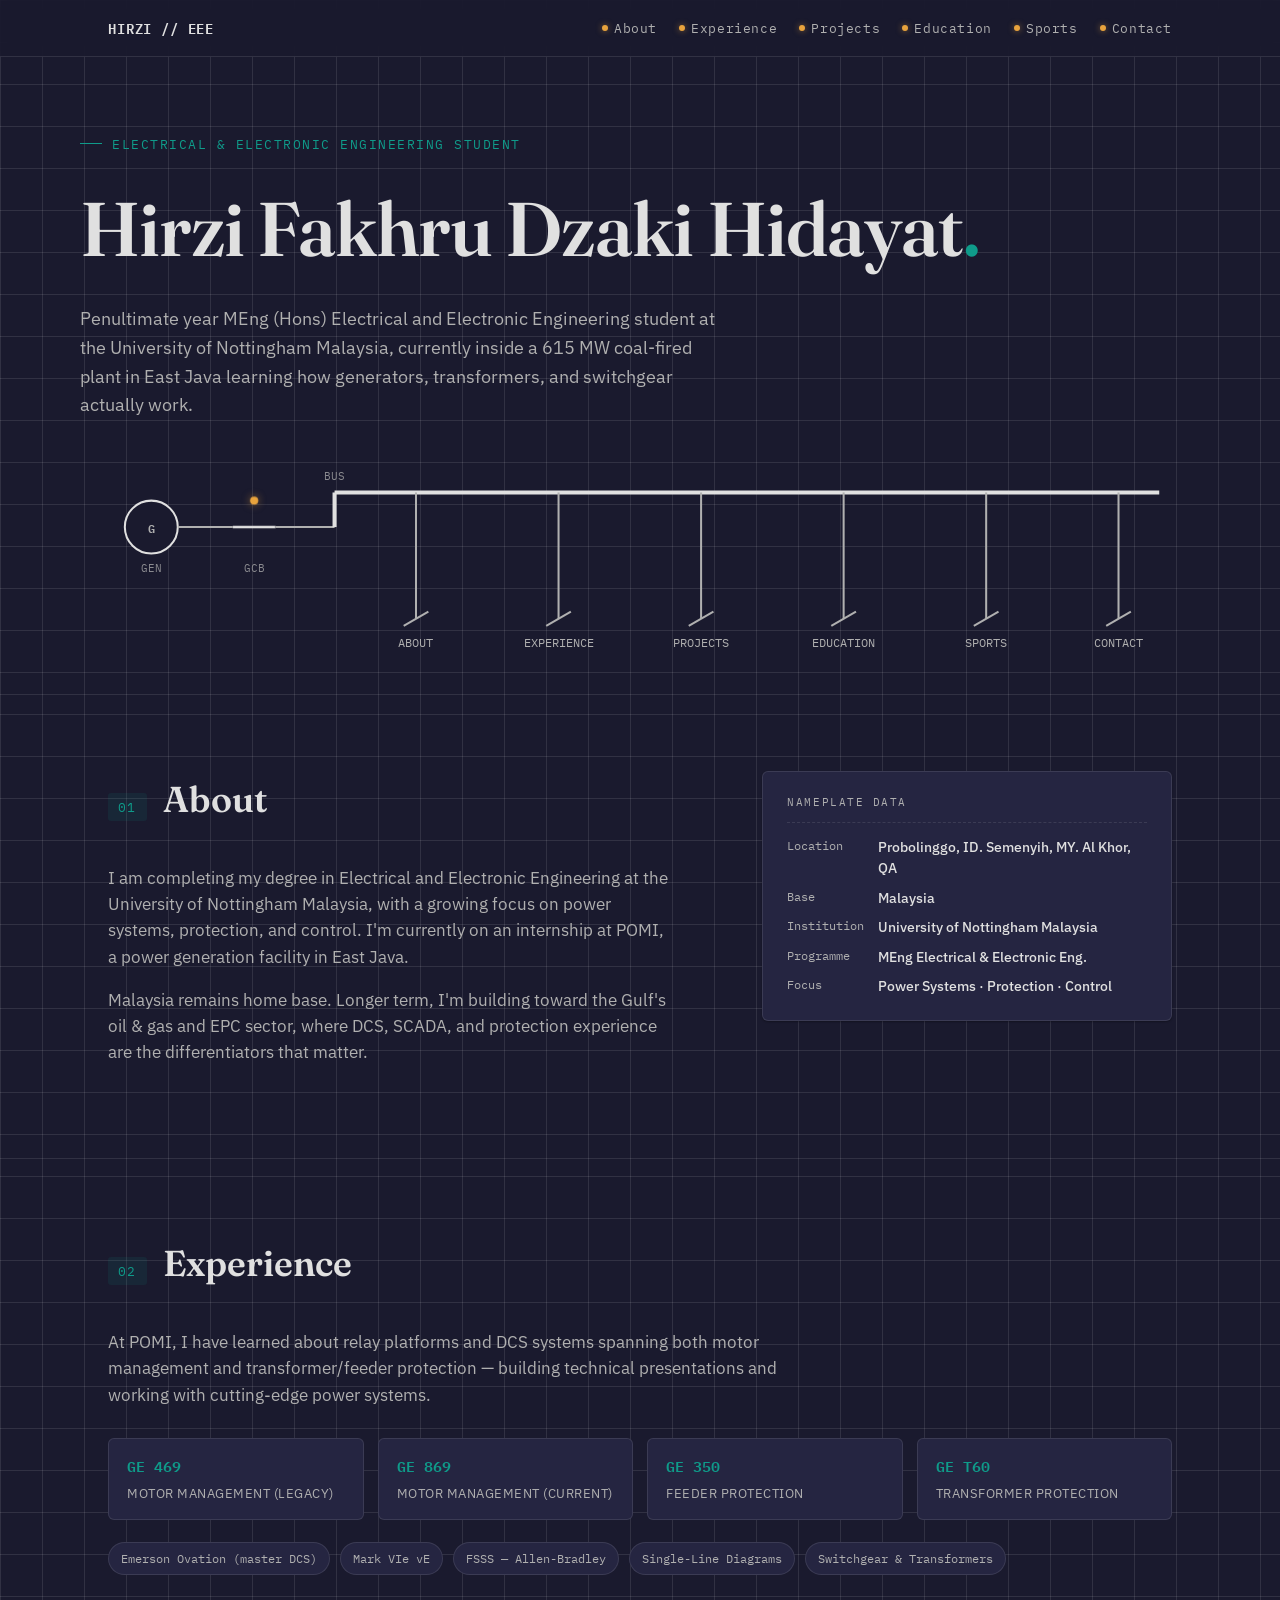
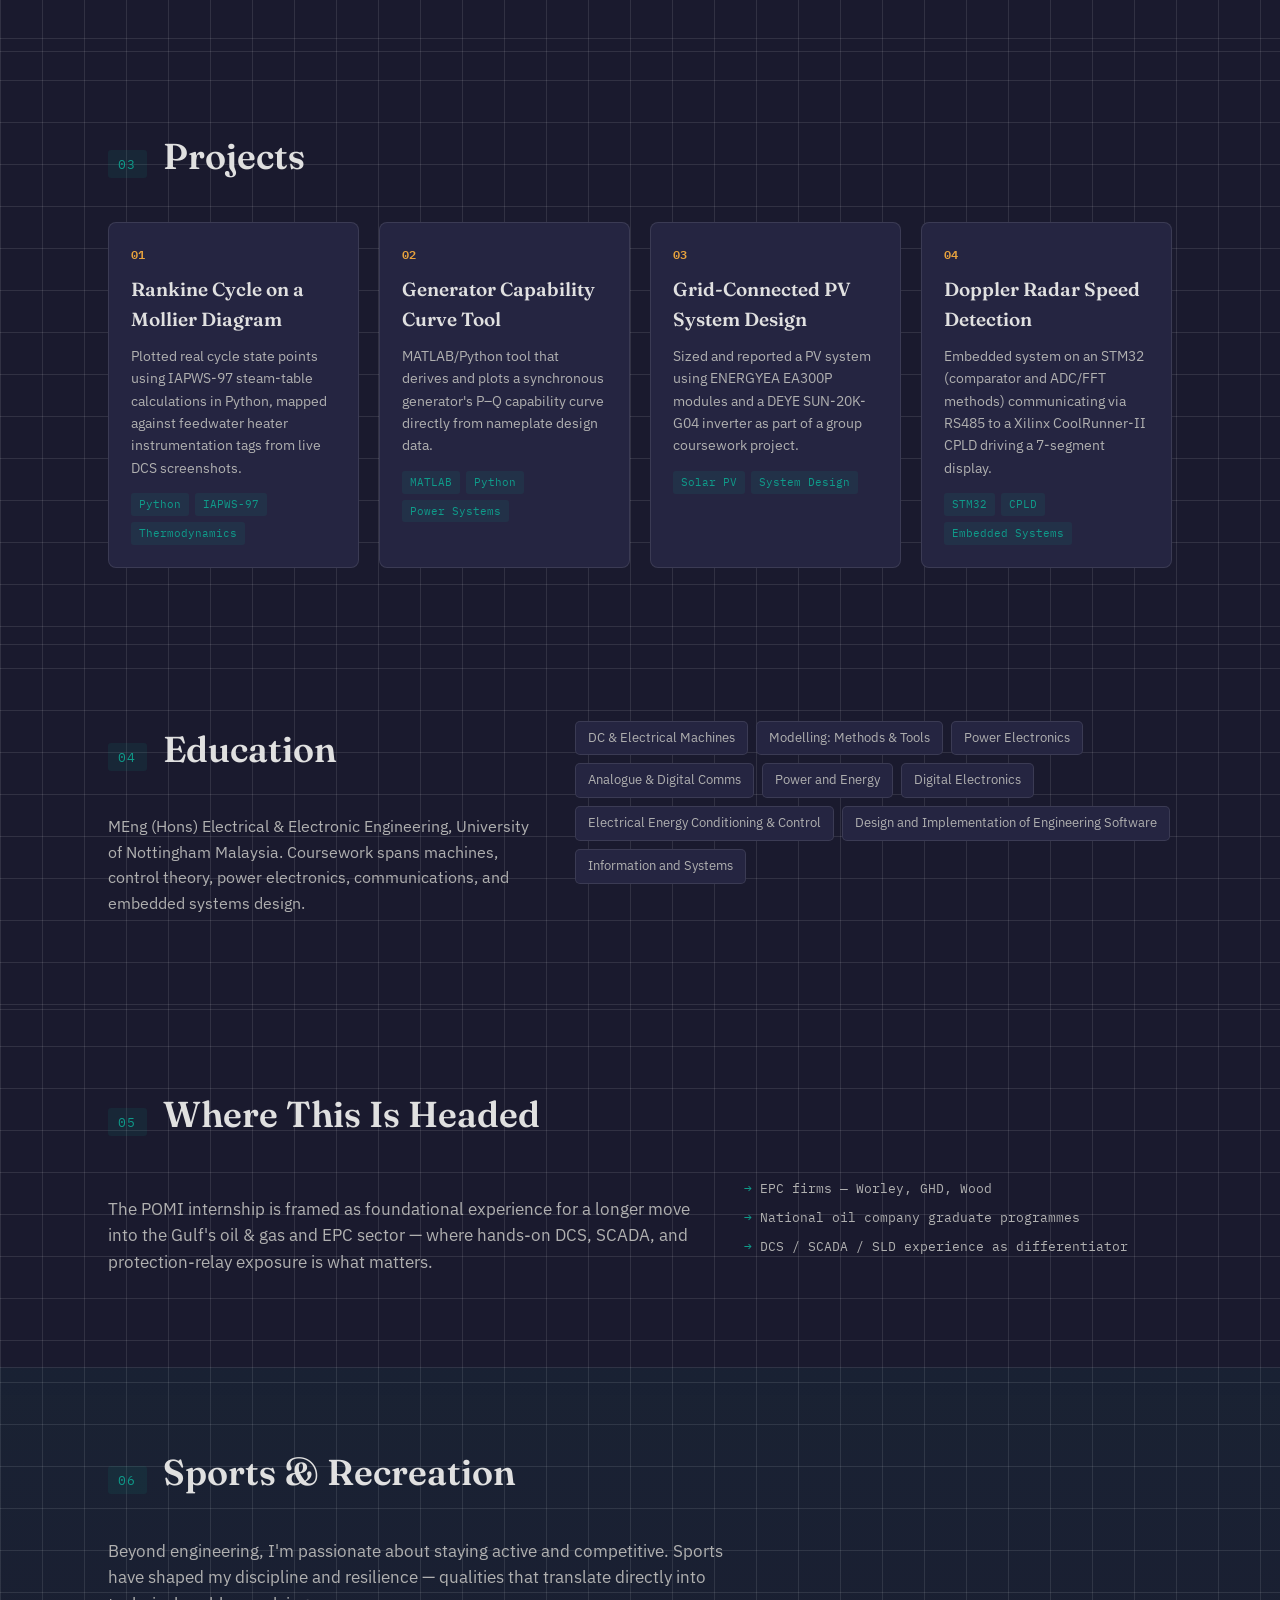
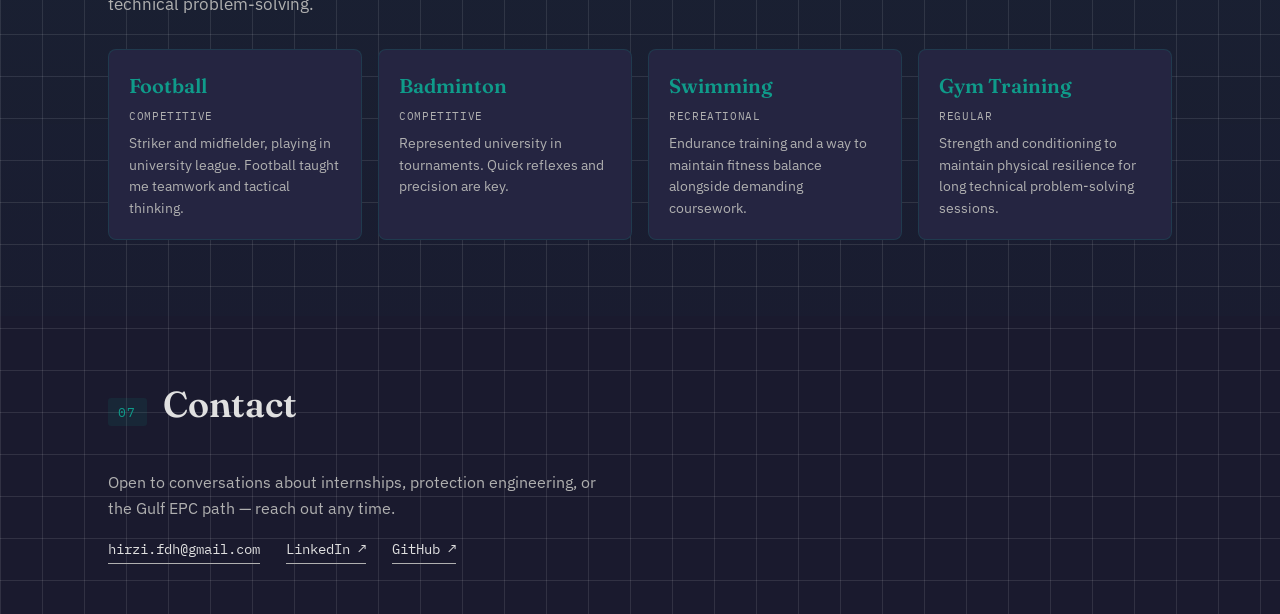
<file: website.html>
<!DOCTYPE html>
<html lang="en">
<head>
<meta charset="UTF-8" />
<meta name="viewport" content="width=device-width, initial-scale=1.0" />
<title>Hirzi — Electrical &amp; Protection Engineer</title>
<link rel="preconnect" href="https://fonts.googleapis.com">
<link rel="preconnect" href="https://fonts.gstatic.com" crossorigin>
<link href="https://fonts.googleapis.com/css2?family=Fraunces:opsz,wght@9..144,400;9..144,500;9..144,600;9..144,700&family=IBM+Plex+Mono:wght@400;500;600&family=IBM+Plex+Sans:wght@400;500;600&display=swap" rel="stylesheet">
<style>
  :root{
    --paper:#1a1a2e;
    --paper-line: rgba(255,255,255,0.1);
    --ink:#e0e0e0;
    --ink-soft:#b0b0b0;
    --teal:#0f9b8a;
    --teal-deep:#077a68;
    --amber:#E8A33D;
    --amber-glow: rgba(232,163,61,0.55);
    --plum:#6E4C5D;
    --plum-soft:#8A6577;
    --card-bg:#252541;
    --max-w: 1120px;
  }

  *{ box-sizing:border-box; }
  html{ scroll-behavior:smooth; }
  @media (prefers-reduced-motion: reduce){
    html{ scroll-behavior:auto; }
    *{ animation-duration:0.01ms !important; animation-iteration-count:1 !important; transition-duration:0.01ms !important; }
  }

  body{
    margin:0;
    background:var(--paper);
    color:var(--ink);
    font-family:'IBM Plex Sans', sans-serif;
    font-size:16px;
    line-height:1.6;
    background-image:
      linear-gradient(var(--paper-line) 1px, transparent 1px),
      linear-gradient(90deg, var(--paper-line) 1px, transparent 1px);
    background-size: 42px 42px;
  }

  a{ color:inherit; }
  h1,h2,h3{ font-family:'Fraunces', serif; margin:0; }
  .mono{ font-family:'IBM Plex Mono', monospace; }

  .wrap{ max-width:var(--max-w); margin:0 auto; padding:0 28px; }

  /* ---------- Skip link ---------- */
  .skip-link{
    position:absolute; left:-999px; top:0; background:var(--ink); color:#fff;
    padding:10px 16px; z-index:100; border-radius:0 0 6px 0;
  }
  .skip-link:focus{ left:0; }

  a:focus-visible, button:focus-visible{
    outline:3px solid var(--amber); outline-offset:3px;
  }

  /* ---------- Sticky nav ---------- */
  .nav{
    position:sticky; top:0; z-index:50;
    background:rgba(26,26,46,0.9); backdrop-filter:blur(6px);
    border-bottom:1px solid var(--paper-line);
  }
  .nav .wrap{ display:flex; align-items:center; justify-content:space-between; height:56px; }
  .nav .brand{ font-family:'IBM Plex Mono', monospace; font-weight:600; font-size:14px; letter-spacing:.06em; }
  .nav ul{ list-style:none; display:flex; gap:22px; margin:0; padding:0; }
  .nav a{ text-decoration:none; font-family:'IBM Plex Mono', monospace; font-size:12.5px; letter-spacing:.05em; color:var(--ink-soft); display:flex; align-items:center; gap:6px; }
  .nav a:hover{ color:var(--teal); }
  .status-dot{ width:6px; height:6px; border-radius:50%; background:var(--amber); box-shadow:0 0 6px var(--amber-glow); flex:none; }
  .nav-toggle{ display:none; }

  /* ---------- Hero ---------- */
  .hero{ padding:64px 0 24px; }
  .hero .eyebrow{
    font-family:'IBM Plex Mono', monospace; font-size:12.5px; letter-spacing:.12em;
    color:var(--teal); text-transform:uppercase; margin-bottom:14px; display:flex; align-items:center; gap:10px;
  }
  .hero .eyebrow::before{ content:""; width:22px; height:1px; background:var(--teal); display:inline-block; }
  .hero h1{ font-size:clamp(40px, 7vw, 76px); font-weight:600; letter-spacing:-0.01em; color:var(--ink); }
  .hero h1 em{ font-style:normal; color:var(--teal); }
  .hero .tagline{ margin-top:16px; max-width:640px; font-size:18px; color:var(--ink-soft); }

  /* ---------- SLD signature diagram ---------- */
  .sld{ margin-top:46px; }
  .sld svg{ width:100%; height:auto; display:block; overflow:visible; }
  .sld-line{ stroke:var(--ink-soft); stroke-width:2; }
  .sld-bus{ stroke:var(--ink); stroke-width:4; }
  .sld-node-circle{ fill:var(--paper); stroke:var(--ink); stroke-width:2; }
  .sld-label{ font-family:'IBM Plex Mono', monospace; font-size:12px; fill:var(--ink-soft); text-anchor:middle; }
  .sld-caption{ font-family:'IBM Plex Mono', monospace; font-size:10.5px; fill:var(--ink-soft); text-anchor:middle; opacity:.75;}
  .status-light{ fill:var(--amber); filter:drop-shadow(0 0 4px var(--amber-glow)); opacity:0; animation:glow-in .6s ease-out .9s forwards; }
  @keyframes glow-in{ to{ opacity:1; } }
  .breaker-blade{ stroke:var(--ink); stroke-width:2.5; transform-origin: var(--pivotx) var(--pivoty);
    animation: close-breaker 1s ease-in-out .3s both; }
  @keyframes close-breaker{
    0%{ transform: rotate(-38deg); }
    100%{ transform: rotate(0deg); }
  }
  .feeder-group{ cursor:pointer; }
  .feeder-group .sld-line, .feeder-group .sld-node-circle{ transition: stroke .2s ease; }
  .feeder-group:hover .sld-line, .feeder-group:hover .sld-node-circle{ stroke:var(--teal); }
  .feeder-group:hover .sld-label{ fill:var(--teal); }
  .feeder-group:focus-visible{ outline:3px solid var(--amber); outline-offset:4px; }

  /* ---------- Section shell ---------- */
  section{ padding:76px 0; border-top:1px solid var(--paper-line); }
  .section-head{ display:flex; align-items:baseline; gap:16px; margin-bottom:36px; flex-wrap:wrap; }
  .section-tag{ font-family:'IBM Plex Mono', monospace; font-size:12.5px; letter-spacing:.1em; color:var(--teal); background:rgba(15,155,138,0.1); padding:4px 10px; border-radius:3px; }
  .section-head h2{ font-size:clamp(26px,3.6vw,36px); font-weight:600; }

  /* ---------- About ---------- */
  .about-grid{ display:grid; grid-template-columns: 1.5fr 1fr; gap:40px; align-items:start; }
  .about-grid p{ color:var(--ink-soft); font-size:16.5px; max-width:56ch; }
  .nameplate{
    background:var(--card-bg); border:1px solid var(--paper-line); border-radius:6px;
    padding:22px 24px; box-shadow: 0 1px 2px rgba(0,0,0,0.3);
  }
  .nameplate .title{ font-family:'IBM Plex Mono', monospace; font-size:11px; letter-spacing:.14em; color:var(--ink-soft); text-transform:uppercase; margin-bottom:14px; border-bottom:1px dashed var(--paper-line); padding-bottom:10px; }
  .nameplate dl{ margin:0; display:grid; grid-template-columns: auto 1fr; gap:8px 14px; }
  .nameplate dt{ font-family:'IBM Plex Mono', monospace; font-size:11.5px; color:var(--ink-soft); white-space:nowrap; }
  .nameplate dd{ margin:0; font-size:13.5px; font-weight:500; }

  /* ---------- Experience ---------- */
  .exp-intro{ color:var(--ink-soft); max-width:70ch; margin-bottom:30px; font-size:16.5px; }
  .relay-row{ display:grid; grid-template-columns:repeat(auto-fit, minmax(190px,1fr)); gap:14px; margin-bottom:14px; }
  .relay-card{
    background:var(--card-bg); border:1px solid var(--paper-line); border-radius:6px; padding:16px 18px;
  }
  .relay-card .model{ font-family:'IBM Plex Mono', monospace; font-weight:600; font-size:15px; color:var(--teal); }
  .relay-card .role{ font-size:12.5px; color:var(--ink-soft); margin-top:4px; text-transform:uppercase; letter-spacing:.04em; }
  .dcs-row{ display:flex; flex-wrap:wrap; gap:10px; margin-top:22px; }
  .pill{ font-family:'IBM Plex Mono', monospace; font-size:12px; padding:6px 12px; border-radius:20px; border:1px solid var(--paper-line); color:var(--ink-soft); background:var(--card-bg); }

  /* ---------- Projects ---------- */
  .project-grid{ display:grid; grid-template-columns:repeat(auto-fit, minmax(240px,1fr)); gap:20px; }
  .project-card{ background:var(--card-bg); border:1px solid var(--paper-line); border-radius:8px; padding:22px; display:flex; flex-direction:column; gap:10px; }
  .project-card .num{ font-family:'IBM Plex Mono', monospace; font-size:12px; color:var(--amber); font-weight:600; }
  .project-card h3{ font-size:19px; font-weight:600; }
  .project-card p{ font-size:14px; color:var(--ink-soft); margin:0; }
  .project-tags{ display:flex; flex-wrap:wrap; gap:6px; margin-top:4px; }
  .tag-sm{ font-family:'IBM Plex Mono', monospace; font-size:10.5px; color:var(--teal); background:rgba(15,155,138,0.1); padding:3px 8px; border-radius:3px; }

  /* ---------- Education ---------- */
  .edu-block{ display:grid; grid-template-columns:1fr 1.4fr; gap:40px; align-items:start; }
  .module-cloud{ display:flex; flex-wrap:wrap; gap:8px; }
  .module-pill{ font-size:13px; padding:6px 12px; border-radius:5px; background:var(--card-bg); border:1px solid var(--paper-line); color:var(--ink-soft); }

  /* ---------- Career ---------- */
  .career{ display:flex; gap:36px; flex-wrap:wrap; align-items:flex-start; }
  .career p{ max-width:60ch; color:var(--ink-soft); font-size:16.5px; }
  .career-list{ list-style:none; padding:0; margin:0; display:flex; flex-direction:column; gap:8px; font-family:'IBM Plex Mono', monospace; font-size:13px; color:var(--ink-soft); }
  .career-list li::before{ content:"→ "; color:var(--teal); }

  /* ---------- Sports ---------- */
  #sports{
    background: linear-gradient(180deg, rgba(15,155,138,0.06), rgba(15,155,138,0.02));
  }
  .sports-desc{ max-width:65ch; color:var(--ink-soft); font-size:16.5px; margin-bottom:32px; }
  .sport-grid{ display:grid; grid-template-columns:repeat(auto-fit, minmax(200px,1fr)); gap:16px; }
  .sport-card{ background:var(--card-bg); border:1px solid rgba(15,155,138,0.18); border-radius:8px; padding:20px; }
  .sport-card .name{ font-family:'Fraunces', serif; font-size:20px; font-weight:600; color:var(--teal); }
  .sport-card .level{ font-family:'IBM Plex Mono', monospace; font-size:10.5px; color:var(--ink-soft); text-transform:uppercase; letter-spacing:.06em; margin:6px 0 8px; }
  .sport-card .description{ font-size:13.5px; color:var(--ink-soft); }

  /* ---------- Contact / Footer ---------- */
  footer{ padding:60px 0 50px; }
  .contact-row{ display:flex; gap:26px; flex-wrap:wrap; margin-top:18px; }
  .contact-row a{ font-family:'IBM Plex Mono', monospace; font-size:13.5px; text-decoration:none; border-bottom:1px solid var(--ink-soft); padding-bottom:2px; }
  .contact-row a:hover{ border-color:var(--teal); color:var(--teal); }
  .fine-print{ margin-top:40px; font-size:12px; color:var(--ink-soft); opacity:.7; }

  /* ---------- Responsive ---------- */
  @media (max-width: 760px){
    .nav ul{ gap:14px; }
    .nav a span.label{ display:none; }
    .about-grid, .edu-block{ grid-template-columns:1fr; }
    section{ padding:56px 0; }
  }
  @media (max-width: 560px){
    .nav ul{ display:none; }
  }
</style>
</head>
<body>
<a class="skip-link" href="#main">Skip to content</a>

<nav class="nav" aria-label="Primary">
  <div class="wrap">
    <span class="brand">HIRZI // EEE</span>
    <ul>
      <li><a href="#about"><span class="status-dot"></span><span class="label">About</span></a></li>
      <li><a href="#experience"><span class="status-dot"></span><span class="label">Experience</span></a></li>
      <li><a href="#projects"><span class="status-dot"></span><span class="label">Projects</span></a></li>
      <li><a href="#education"><span class="status-dot"></span><span class="label">Education</span></a></li>
      <li><a href="#sports"><span class="status-dot"></span><span class="label">Sports</span></a></li>
      <li><a href="#contact"><span class="status-dot"></span><span class="label">Contact</span></a></li>
    </ul>
  </div>
</nav>

<main id="main">

  <header class="hero wrap">
    <p class="eyebrow">Electrical &amp; Electronic Engineering Student </p>
    <h1>Hirzi Fakhru Dzaki Hidayat<em>.</em></h1>
    <p class="tagline">Penultimate year MEng (Hons) Electrical and Electronic Engineering student at the University of Nottingham Malaysia, currently inside a 615 MW coal-fired plant in East Java learning how generators, transformers, and switchgear actually work.</p>

    <div class="sld" aria-hidden="false">
      <svg viewBox="0 0 1100 200" role="img" aria-label="Single-line diagram used as site navigation: Generator, Breaker, Bus, feeding six labeled sections">
        <!-- Generator -->
        <circle class="sld-node-circle" cx="70" cy="60" r="26"/>
        <text x="70" y="66" class="sld-label" style="font-weight:600;">G</text>
        <text x="70" y="104" class="sld-caption">GEN</text>
        <line class="sld-line" x1="96" y1="60" x2="150" y2="60"/>

        <!-- GCB breaker -->
        <g style="--pivotx:170px; --pivoty:60px;">
          <line class="sld-line breaker-blade" x1="150" y1="60" x2="192" y2="60"/>
        </g>
        <circle class="status-light" cx="171" cy="34" r="4"/>
        <text x="171" y="104" class="sld-caption">GCB</text>
        <line class="sld-line" x1="192" y1="60" x2="250" y2="60"/>

        <!-- vertical riser to bus -->
        <line class="sld-bus" x1="250" y1="60" x2="250" y2="26"/>
        <line class="sld-bus" x1="250" y1="26" x2="1060" y2="26"/>
        <text x="250" y="14" class="sld-caption" text-anchor="start">BUS</text>

        <!-- Feeders -->
        <!-- positions along bus for 6 feeders -->
        <g class="feeder-group" data-target="#about" tabindex="0" role="link" aria-label="Go to About section">
          <line class="sld-line" x1="330" y1="26" x2="330" y2="150"/>
          <line class="sld-line" x1="316" y1="150" x2="344" y2="150" transform="rotate(-30 330 150)"/>
          <text x="330" y="178" class="sld-label">ABOUT</text>
        </g>
        <g class="feeder-group" data-target="#experience" tabindex="0" role="link" aria-label="Go to Experience section">
          <line class="sld-line" x1="470" y1="26" x2="470" y2="150"/>
          <line class="sld-line" x1="456" y1="150" x2="484" y2="150" transform="rotate(-30 470 150)"/>
          <text x="470" y="178" class="sld-label">EXPERIENCE</text>
        </g>
        <g class="feeder-group" data-target="#projects" tabindex="0" role="link" aria-label="Go to Projects section">
          <line class="sld-line" x1="610" y1="26" x2="610" y2="150"/>
          <line class="sld-line" x1="596" y1="150" x2="624" y2="150" transform="rotate(-30 610 150)"/>
          <text x="610" y="178" class="sld-label">PROJECTS</text>
        </g>
        <g class="feeder-group" data-target="#education" tabindex="0" role="link" aria-label="Go to Education section">
          <line class="sld-line" x1="750" y1="26" x2="750" y2="150"/>
          <line class="sld-line" x1="736" y1="150" x2="764" y2="150" transform="rotate(-30 750 150)"/>
          <text x="750" y="178" class="sld-label">EDUCATION</text>
        </g>
        <g class="feeder-group" data-target="#sports" tabindex="0" role="link" aria-label="Go to Sports section">
          <line class="sld-line" x1="890" y1="26" x2="890" y2="150"/>
          <line class="sld-line" x1="876" y1="150" x2="904" y2="150" transform="rotate(-30 890 150)"/>
          <text x="890" y="178" class="sld-label">SPORTS</text>
        </g>
        <g class="feeder-group" data-target="#contact" tabindex="0" role="link" aria-label="Go to Contact section">
          <line class="sld-line" x1="1020" y1="26" x2="1020" y2="150"/>
          <line class="sld-line" x1="1006" y1="150" x2="1034" y2="150" transform="rotate(-30 1020 150)"/>
          <text x="1020" y="178" class="sld-label">CONTACT</text>
        </g>
      </svg>
    </div>
  </header>

  <section id="about">
    <div class="wrap about-grid">
      <div>
        <div class="section-head"><span class="section-tag">01</span><h2>About</h2></div>
        <p>I am completing my degree in Electrical and Electronic Engineering at the University of Nottingham Malaysia, with a growing focus on power systems, protection, and control. I'm currently on an internship at POMI, a power generation facility in East Java.</p>
        <p>Malaysia remains home base. Longer term, I'm building toward the Gulf's oil &amp; gas and EPC sector, where DCS, SCADA, and protection experience are the differentiators that matter.</p>
      </div>
      <div class="nameplate">
        <div class="title">Nameplate Data</div>
        <dl>
          <dt>Location</dt><dd>Probolinggo, ID. Semenyih, MY. Al Khor, QA</dd>
          <dt>Base</dt><dd>Malaysia</dd>
          <dt>Institution</dt><dd>University of Nottingham Malaysia</dd>
          <dt>Programme</dt><dd>MEng Electrical &amp; Electronic Eng.</dd>
          <dt>Focus</dt><dd>Power Systems · Protection · Control</dd>
        </dl>
      </div>
    </div>
  </section>

  <section id="experience">
    <div class="wrap">
      <div class="section-head"><span class="section-tag">02</span><h2>Experience</h2></div>
      <p class="exp-intro">At POMI, I have learned about relay platforms and DCS systems spanning both motor management and transformer/feeder protection — building technical presentations and working with cutting-edge power systems.</p>
      <div class="relay-row">
        <div class="relay-card"><div class="model">GE 469</div><div class="role">Motor Management (legacy)</div></div>
        <div class="relay-card"><div class="model">GE 869</div><div class="role">Motor Management (current)</div></div>
        <div class="relay-card"><div class="model">GE 350</div><div class="role">Feeder Protection</div></div>
        <div class="relay-card"><div class="model">GE T60</div><div class="role">Transformer Protection</div></div>
      </div>
      <div class="dcs-row">
        <span class="pill">Emerson Ovation (master DCS)</span>
        <span class="pill">Mark VIe vE</span>
        <span class="pill">FSSS — Allen-Bradley</span>
        <span class="pill">Single-Line Diagrams</span>
        <span class="pill">Switchgear &amp; Transformers</span>
      </div>
    </div>
  </section>

  <section id="projects">
    <div class="wrap">
      <div class="section-head"><span class="section-tag">03</span><h2>Projects</h2></div>
      <div class="project-grid">
        <div class="project-card">
          <span class="num">01</span>
          <h3>Rankine Cycle on a Mollier Diagram</h3>
          <p>Plotted real cycle state points using IAPWS-97 steam-table calculations in Python, mapped against feedwater heater instrumentation tags from live DCS screenshots.</p>
          <div class="project-tags"><span class="tag-sm">Python</span><span class="tag-sm">IAPWS-97</span><span class="tag-sm">Thermodynamics</span></div>
        </div>
        <div class="project-card">
          <span class="num">02</span>
          <h3>Generator Capability Curve Tool</h3>
          <p>MATLAB/Python tool that derives and plots a synchronous generator's P–Q capability curve directly from nameplate design data.</p>
          <div class="project-tags"><span class="tag-sm">MATLAB</span><span class="tag-sm">Python</span><span class="tag-sm">Power Systems</span></div>
        </div>
        <div class="project-card">
          <span class="num">03</span>
          <h3>Grid-Connected PV System Design</h3>
          <p>Sized and reported a PV system using ENERGYEA EA300P modules and a DEYE SUN-20K-G04 inverter as part of a group coursework project.</p>
          <div class="project-tags"><span class="tag-sm">Solar PV</span><span class="tag-sm">System Design</span></div>
        </div>
        <div class="project-card">
          <span class="num">04</span>
          <h3>Doppler Radar Speed Detection</h3>
          <p>Embedded system on an STM32 (comparator and ADC/FFT methods) communicating via RS485 to a Xilinx CoolRunner-II CPLD driving a 7-segment display.</p>
          <div class="project-tags"><span class="tag-sm">STM32</span><span class="tag-sm">CPLD</span><span class="tag-sm">Embedded Systems</span></div>
        </div>
      </div>
    </div>
  </section>

  <section id="education">
    <div class="wrap edu-block">
      <div>
        <div class="section-head"><span class="section-tag">04</span><h2>Education</h2></div>
        <p style="color:var(--ink-soft); max-width:44ch;">MEng (Hons) Electrical &amp; Electronic Engineering, University of Nottingham Malaysia. Coursework spans machines, control theory, power electronics, communications, and embedded systems design.</p>
      </div>
      <div class="module-cloud">
        <span class="module-pill">DC &amp; Electrical Machines</span>
        <span class="module-pill">Modelling: Methods &amp; Tools</span>
        <span class="module-pill">Power Electronics</span>
        <span class="module-pill">Analogue &amp; Digital Comms</span>
        <span class="module-pill">Power and Energy</span>
        <span class="module-pill">Digital Electronics</span>
        <span class="module-pill">Electrical Energy Conditioning &amp; Control</span>
        <span class="module-pill">Design and Implementation of Engineering Software</span>
        <span class="module-pill">Information and Systems</span>
      </div>
    </div>
  </section>

  <section id="career">
    <div class="wrap">
      <div class="section-head"><span class="section-tag">05</span><h2>Where This Is Headed</h2></div>
      <div class="career">
        <p>The POMI internship is framed as foundational experience for a longer move into the Gulf's oil &amp; gas and EPC sector — where hands-on DCS, SCADA, and protection-relay exposure is what matters.</p>
        <ul class="career-list">
          <li>EPC firms — Worley, GHD, Wood</li>
          <li>National oil company graduate programmes</li>
          <li>DCS / SCADA / SLD experience as differentiator</li>
        </ul>
      </div>
    </div>
  </section>

  <section id="sports">
    <div class="wrap">
      <div class="section-head"><span class="section-tag">06</span><h2>Sports &amp; Recreation</h2></div>
      <p class="sports-desc">Beyond engineering, I'm passionate about staying active and competitive. Sports have shaped my discipline and resilience — qualities that translate directly into technical problem-solving.</p>
      <div class="sport-grid">
        <div class="sport-card"><div class="name">Football</div><div class="level">Competitive</div><div class="description">Striker and midfielder, playing in university league. Football taught me teamwork and tactical thinking.</div></div>
        <div class="sport-card"><div class="name">Badminton</div><div class="level">Competitive</div><div class="description">Represented university in tournaments. Quick reflexes and precision are key.</div></div>
        <div class="sport-card"><div class="name">Swimming</div><div class="level">Recreational</div><div class="description">Endurance training and a way to maintain fitness balance alongside demanding coursework.</div></div>
        <div class="sport-card"><div class="name">Gym Training</div><div class="level">Regular</div><div class="description">Strength and conditioning to maintain physical resilience for long technical problem-solving sessions.</div></div>
      </div>
    </div>
  </section>

  <footer id="contact">
    <div class="wrap">
      <div class="section-head"><span class="section-tag">07</span><h2>Contact</h2></div>
      <p style="color:var(--ink-soft); max-width:50ch;">Open to conversations about internships, protection engineering, or the Gulf EPC path — reach out any time.</p>
      <div class="contact-row">
        <a href="mailto:hirzi.fdh@gmail.com">hirzi.fdh@gmail.com</a>
        <a href="https://www.linkedin.com/in/hirzi-hidayat-ba8a9b202/">LinkedIn ↗</a>
        <a href="#">GitHub ↗</a>
      </div>
    </div>
  </footer>

</main>

<script>
  document.querySelectorAll('.feeder-group').forEach(function(g){
    function go(){
      var target = document.querySelector(g.getAttribute('data-target'));
      if(target){ target.scrollIntoView({behavior:'smooth', block:'start'}); }
    }
    g.addEventListener('click', go);
    g.addEventListener('keydown', function(e){
      if(e.key === 'Enter' || e.key === ' '){ e.preventDefault(); go(); }
    });
  });
</script>

</body>
</html>
</file>
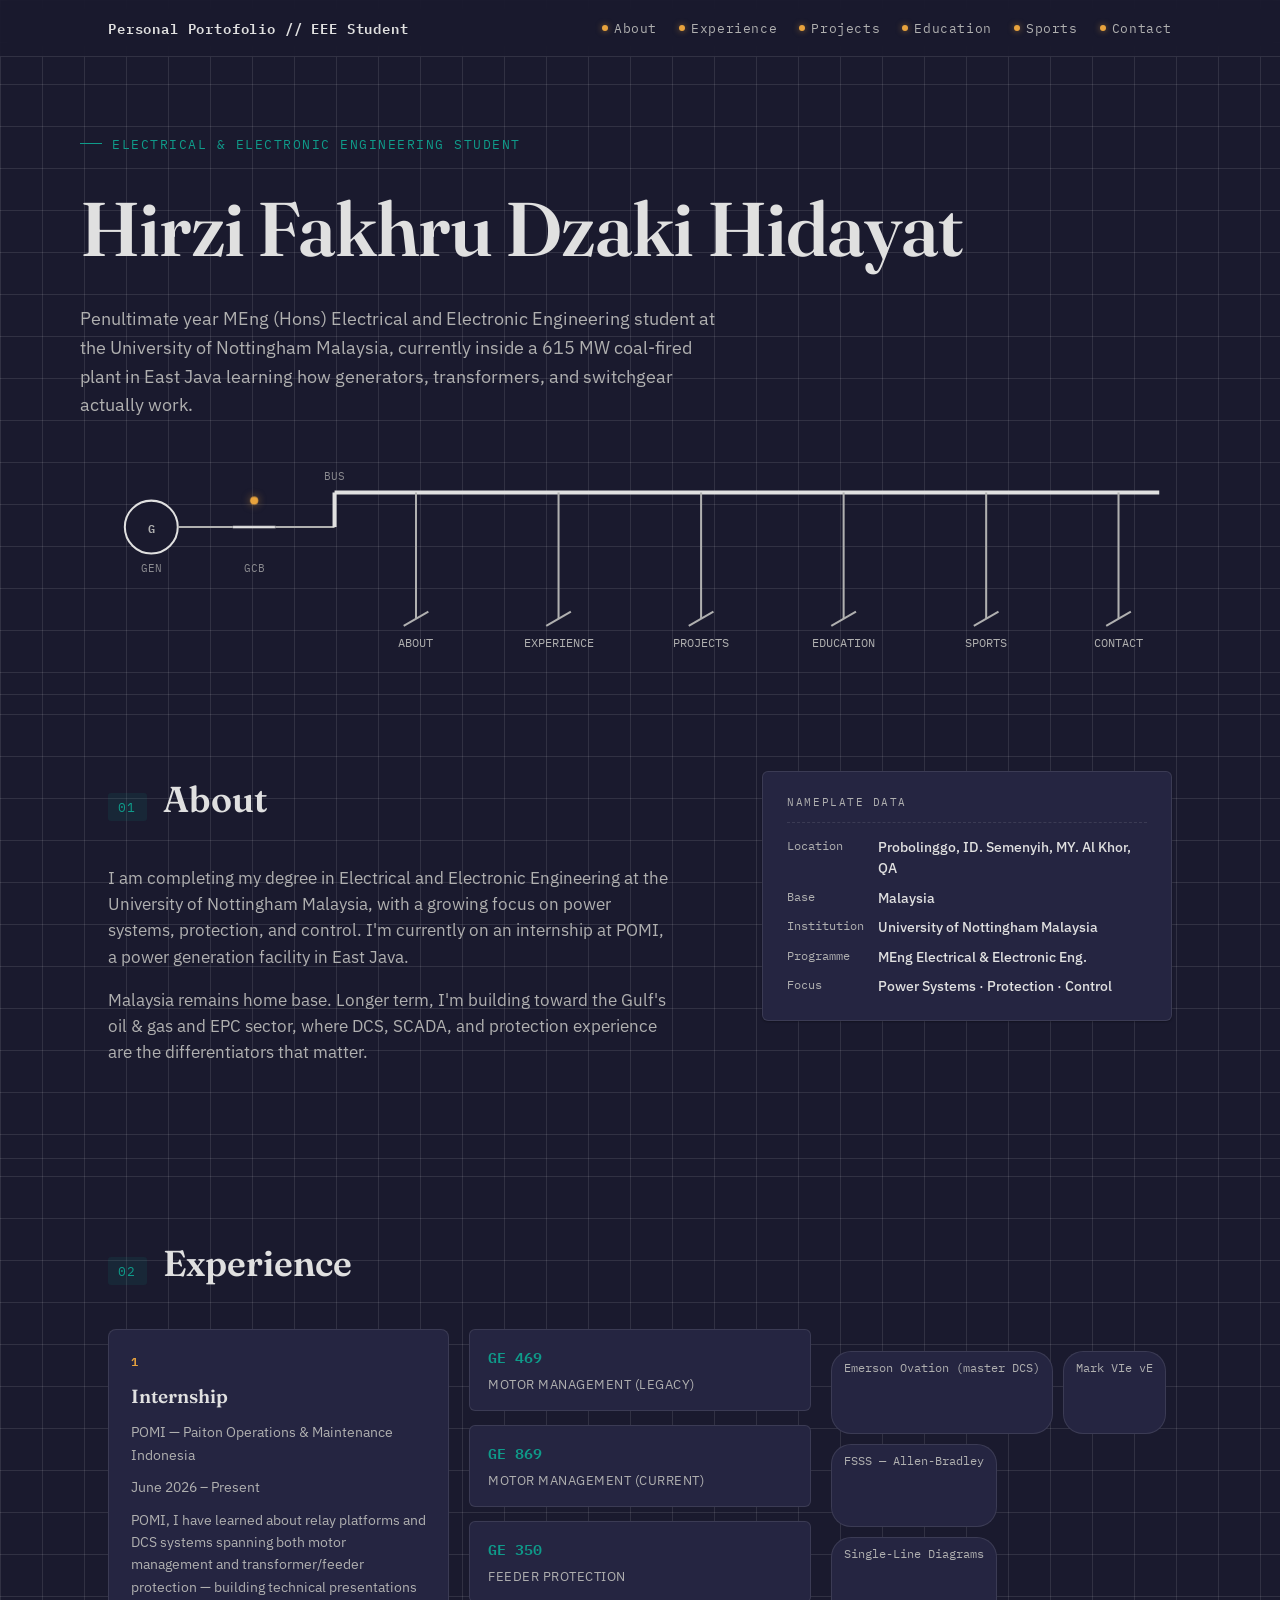
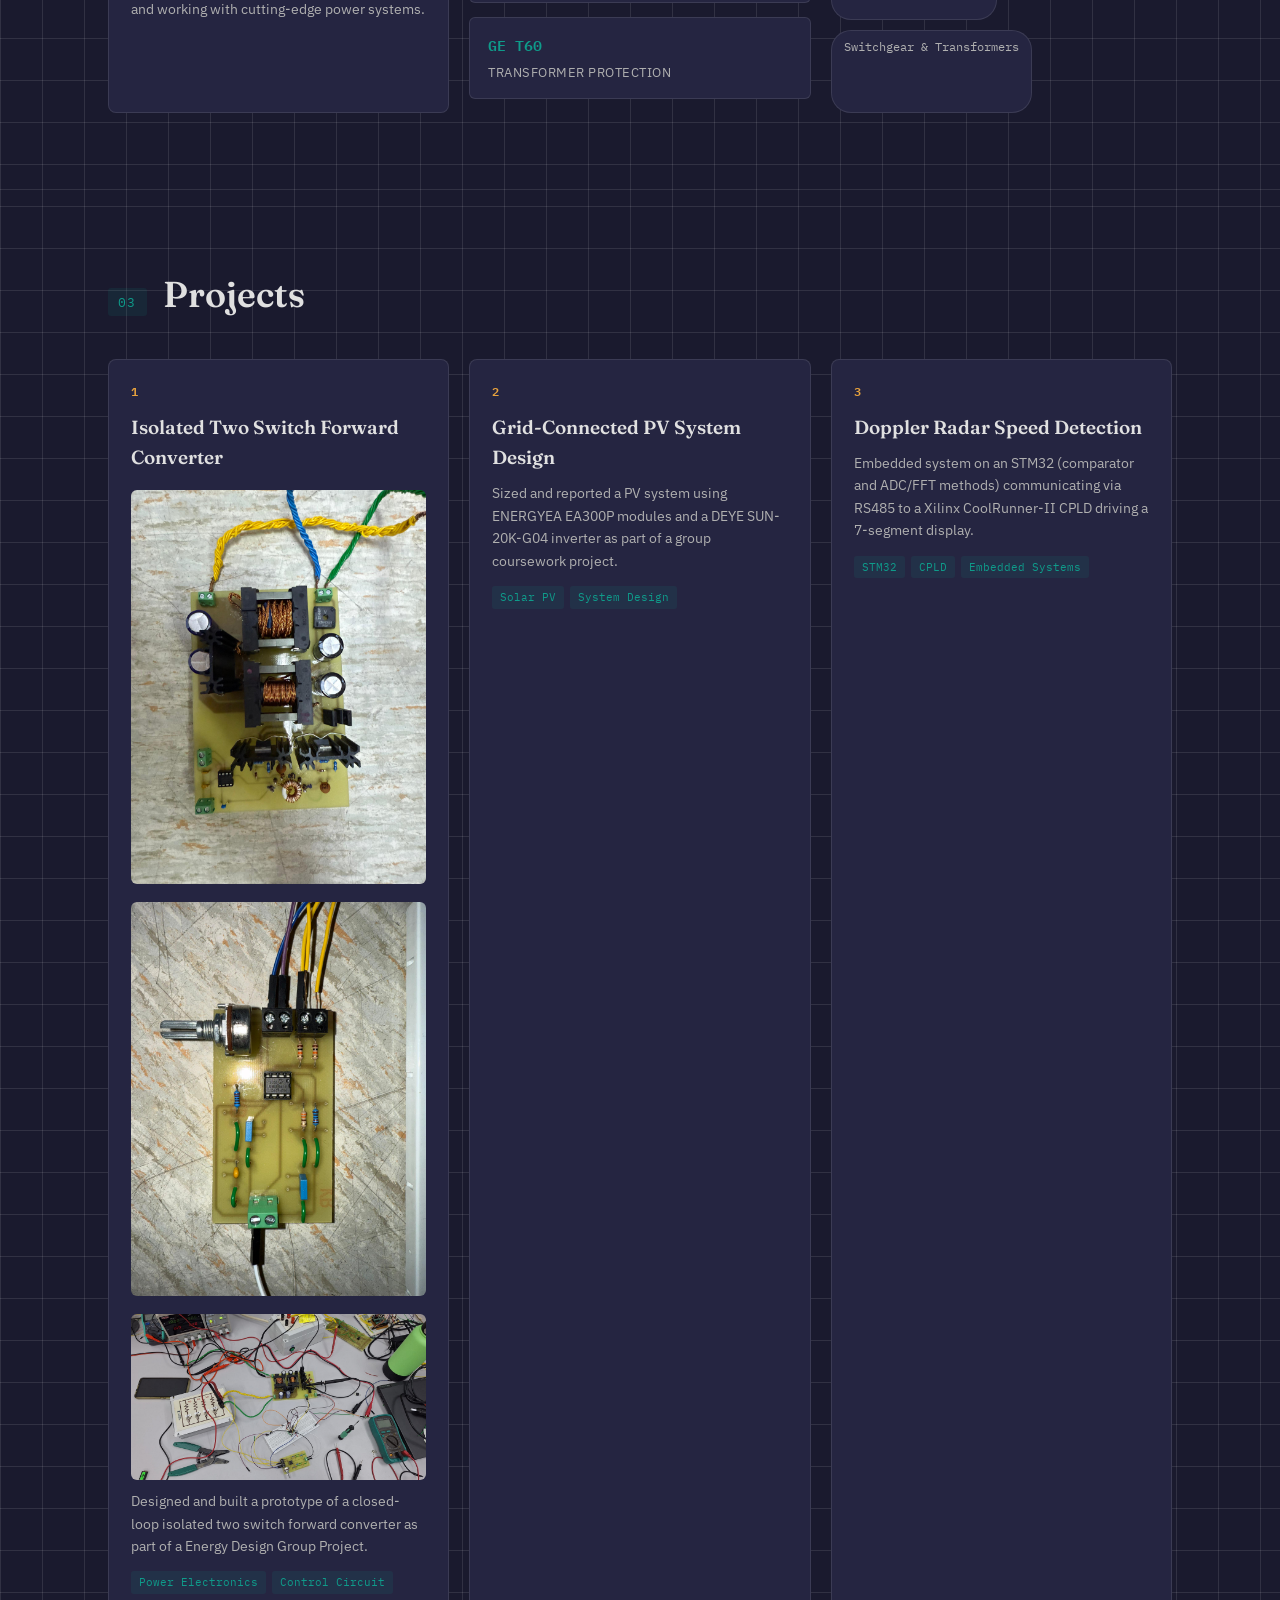
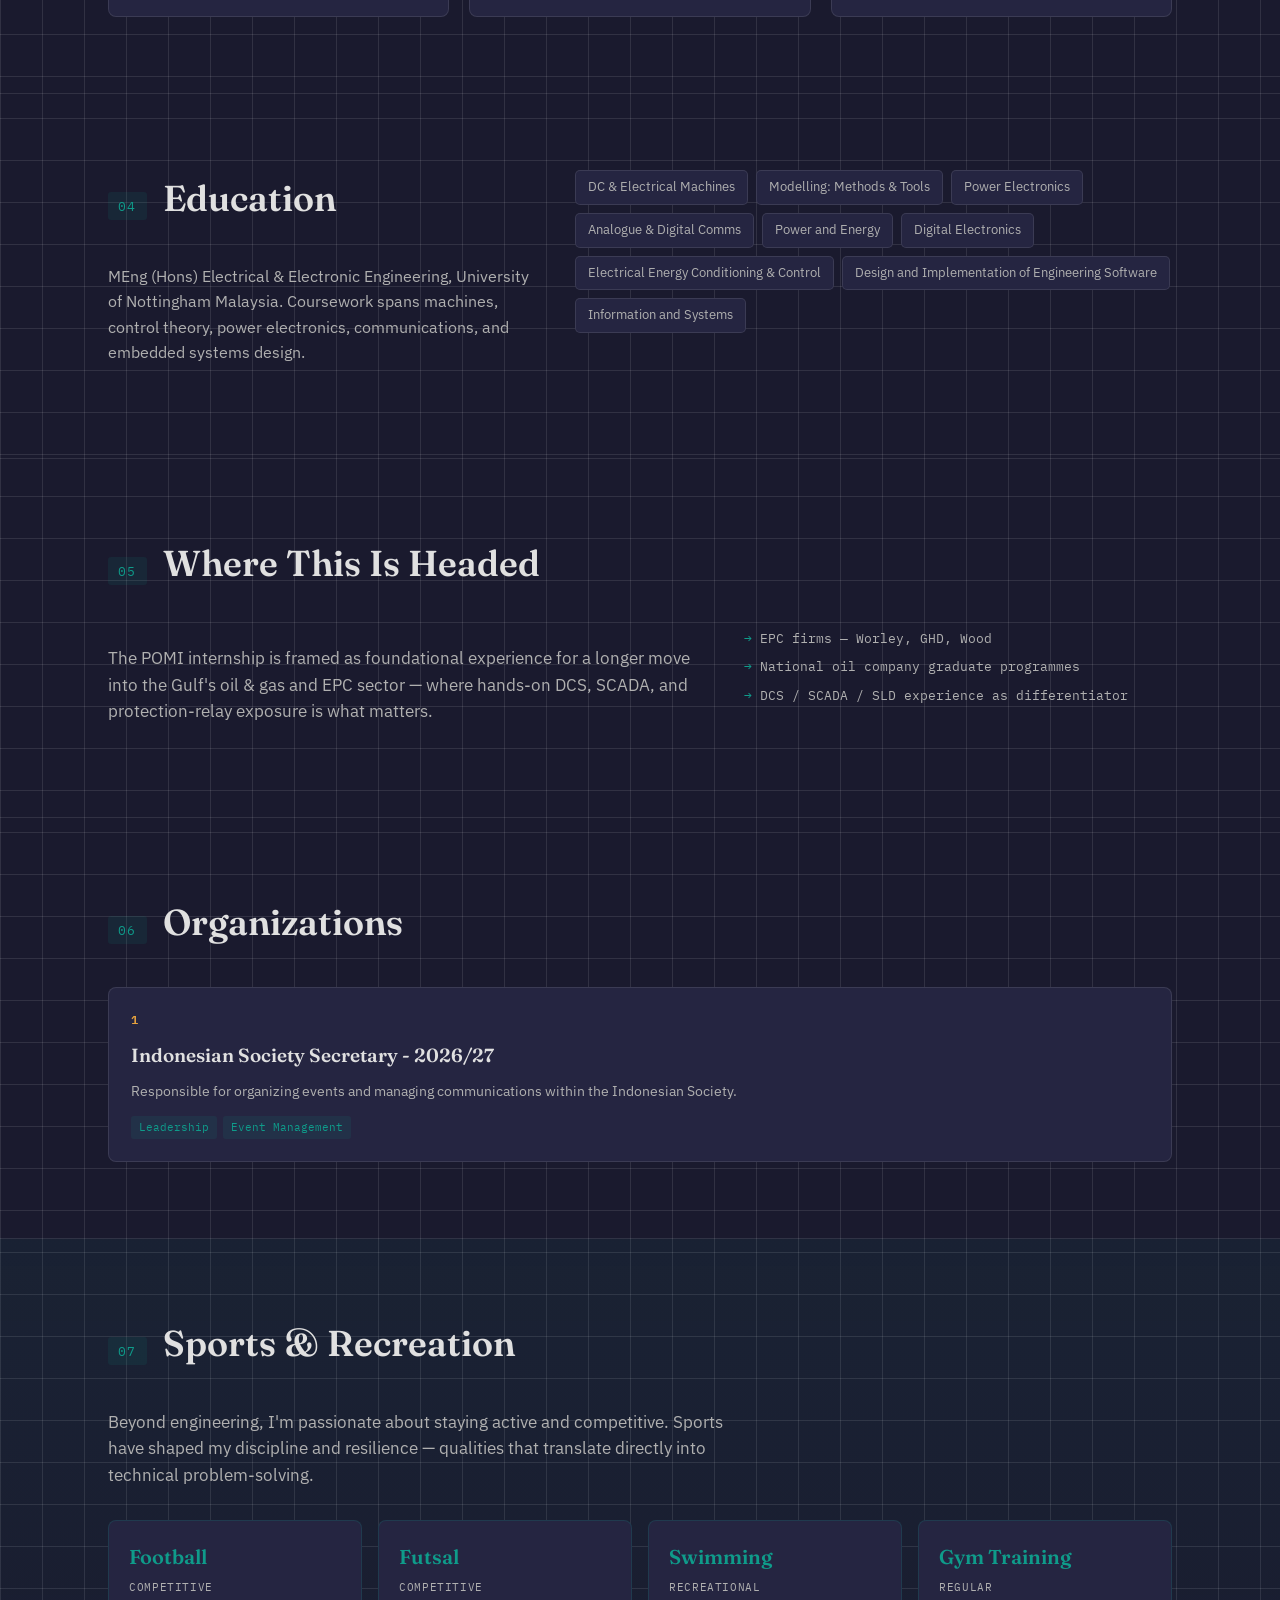
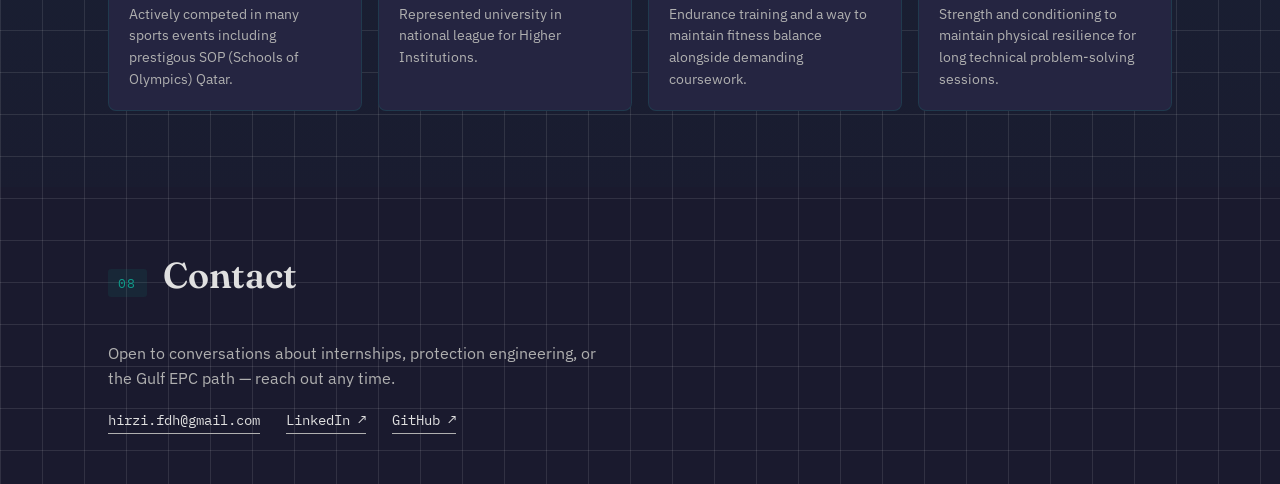
<file: Portofolio Website/index (3).html>
<!DOCTYPE html>
<html lang="en">
<head>
<meta charset="UTF-8" />
<meta name="viewport" content="width=device-width, initial-scale=1.0" />
<title>Hirzi — Electrical &amp; Protection Engineer</title>
<link rel="preconnect" href="https://fonts.googleapis.com">
<link rel="preconnect" href="https://fonts.gstatic.com" crossorigin>
<link href="https://fonts.googleapis.com/css2?family=Fraunces:opsz,wght@9..144,400;9..144,500;9..144,600;9..144,700&family=IBM+Plex+Mono:wght@400;500;600&family=IBM+Plex+Sans:wght@400;500;600&display=swap" rel="stylesheet">
<style>
  :root{
    --paper:#1a1a2e;
    --paper-line: rgba(255,255,255,0.1);
    --ink:#e0e0e0;
    --ink-soft:#b0b0b0;
    --teal:#0f9b8a;
    --teal-deep:#077a68;
    --amber:#E8A33D;
    --amber-glow: rgba(232,163,61,0.55);
    --plum:#6E4C5D;
    --plum-soft:#8A6577;
    --card-bg:#252541;
    --max-w: 1120px;
  }

  *{ box-sizing:border-box; }
  html{ scroll-behavior:smooth; }
  @media (prefers-reduced-motion: reduce){
    html{ scroll-behavior:auto; }
    *{ animation-duration:0.01ms !important; animation-iteration-count:1 !important; transition-duration:0.01ms !important; }
  }

  body{
    margin:0;
    background:var(--paper);
    color:var(--ink);
    font-family:'IBM Plex Sans', sans-serif;
    font-size:16px;
    line-height:1.6;
    background-image:
      linear-gradient(var(--paper-line) 1px, transparent 1px),
      linear-gradient(90deg, var(--paper-line) 1px, transparent 1px);
    background-size: 42px 42px;
  }

  a{ color:inherit; }
  h1,h2,h3{ font-family:'Fraunces', serif; margin:0; }
  .mono{ font-family:'IBM Plex Mono', monospace; }

  .wrap{ max-width:var(--max-w); margin:0 auto; padding:0 28px; }

  /* ---------- Skip link ---------- */
  .skip-link{
    position:absolute; left:-999px; top:0; background:var(--ink); color:#fff;
    padding:10px 16px; z-index:100; border-radius:0 0 6px 0;
  }
  .skip-link:focus{ left:0; }

  a:focus-visible, button:focus-visible{
    outline:3px solid var(--amber); outline-offset:3px;
  }

  /* ---------- Sticky nav ---------- */
  .nav{
    position:sticky; top:0; z-index:50;
    background:rgba(26,26,46,0.9); backdrop-filter:blur(6px);
    border-bottom:1px solid var(--paper-line);
  }
  .nav .wrap{ display:flex; align-items:center; justify-content:space-between; height:56px; }
  .nav .brand{ font-family:'IBM Plex Mono', monospace; font-weight:600; font-size:14px; letter-spacing:.06em; }
  .nav ul{ list-style:none; display:flex; gap:22px; margin:0; padding:0; }
  .nav a{ text-decoration:none; font-family:'IBM Plex Mono', monospace; font-size:12.5px; letter-spacing:.05em; color:var(--ink-soft); display:flex; align-items:center; gap:6px; }
  .nav a:hover{ color:var(--teal); }
  .status-dot{ width:6px; height:6px; border-radius:50%; background:var(--amber); box-shadow:0 0 6px var(--amber-glow); flex:none; }
  .nav-toggle{ display:none; }

  /* ---------- Hero ---------- */
  .hero{ padding:64px 0 24px; }
  .hero .eyebrow{
    font-family:'IBM Plex Mono', monospace; font-size:12.5px; letter-spacing:.12em;
    color:var(--teal); text-transform:uppercase; margin-bottom:14px; display:flex; align-items:center; gap:10px;
  }
  .hero .eyebrow::before{ content:""; width:22px; height:1px; background:var(--teal); display:inline-block; }
  .hero h1{ font-size:clamp(40px, 7vw, 76px); font-weight:600; letter-spacing:-0.01em; color:var(--ink); }
  .hero h1 em{ font-style:normal; color:var(--teal); }
  .hero .tagline{ margin-top:16px; max-width:640px; font-size:18px; color:var(--ink-soft); }

  /* ---------- SLD signature diagram ---------- */
  .sld{ margin-top:46px; }
  .sld svg{ width:100%; height:auto; display:block; overflow:visible; }
  .sld-line{ stroke:var(--ink-soft); stroke-width:2; }
  .sld-bus{ stroke:var(--ink); stroke-width:4; }
  .sld-node-circle{ fill:var(--paper); stroke:var(--ink); stroke-width:2; }
  .sld-label{ font-family:'IBM Plex Mono', monospace; font-size:12px; fill:var(--ink-soft); text-anchor:middle; }
  .sld-caption{ font-family:'IBM Plex Mono', monospace; font-size:10.5px; fill:var(--ink-soft); text-anchor:middle; opacity:.75;}
  .status-light{ fill:var(--amber); filter:drop-shadow(0 0 4px var(--amber-glow)); opacity:0; animation:glow-in .6s ease-out .9s forwards; }
  @keyframes glow-in{ to{ opacity:1; } }
  .breaker-blade{ stroke:var(--ink); stroke-width:2.5; transform-origin: var(--pivotx) var(--pivoty);
    animation: close-breaker 1s ease-in-out .3s both; }
  @keyframes close-breaker{
    0%{ transform: rotate(-38deg); }
    100%{ transform: rotate(0deg); }
  }
  .feeder-group{ cursor:pointer; }
  .feeder-group .sld-line, .feeder-group .sld-node-circle{ transition: stroke .2s ease; }
  .feeder-group:hover .sld-line, .feeder-group:hover .sld-node-circle{ stroke:var(--teal); }
  .feeder-group:hover .sld-label{ fill:var(--teal); }
  .feeder-group:focus-visible{ outline:3px solid var(--amber); outline-offset:4px; }

  /* ---------- Section shell ---------- */
  section{ padding:76px 0; border-top:1px solid var(--paper-line); }
  .section-head{ display:flex; align-items:baseline; gap:16px; margin-bottom:36px; flex-wrap:wrap; }
  .section-tag{ font-family:'IBM Plex Mono', monospace; font-size:12.5px; letter-spacing:.1em; color:var(--teal); background:rgba(15,155,138,0.1); padding:4px 10px; border-radius:3px; }
  .section-head h2{ font-size:clamp(26px,3.6vw,36px); font-weight:600; }

  /* ---------- About ---------- */
  .about-grid{ display:grid; grid-template-columns: 1.5fr 1fr; gap:40px; align-items:start; }
  .about-grid p{ color:var(--ink-soft); font-size:16.5px; max-width:56ch; }
  .nameplate{
    background:var(--card-bg); border:1px solid var(--paper-line); border-radius:6px;
    padding:22px 24px; box-shadow: 0 1px 2px rgba(0,0,0,0.3);
  }
  .nameplate .title{ font-family:'IBM Plex Mono', monospace; font-size:11px; letter-spacing:.14em; color:var(--ink-soft); text-transform:uppercase; margin-bottom:14px; border-bottom:1px dashed var(--paper-line); padding-bottom:10px; }
  .nameplate dl{ margin:0; display:grid; grid-template-columns: auto 1fr; gap:8px 14px; }
  .nameplate dt{ font-family:'IBM Plex Mono', monospace; font-size:11.5px; color:var(--ink-soft); white-space:nowrap; }
  .nameplate dd{ margin:0; font-size:13.5px; font-weight:500; }

  /* ---------- Experience ---------- */
  .exp-intro{ color:var(--ink-soft); max-width:70ch; margin-bottom:30px; font-size:16.5px; }
  .exp-grid{ display:grid; grid-template-columns:repeat(auto-fit, minmax(240px,1fr)); gap:20px; }
  .exp-card{ background:var(--card-bg); border:1px solid var(--paper-line); border-radius:8px; padding:22px; display:flex; flex-direction:column; gap:10px; }
  .exp-card .num{ font-family:'IBM Plex Mono', monospace; font-size:12px; color:var(--amber); font-weight:600; }
  .exp-card h3{ font-size:19px; font-weight:600; }
  .exp-card p{ font-size:14px; color:var(--ink-soft); margin:0; }
  .exp-tags{ display:flex; flex-wrap:wrap; gap:6px; margin-top:4px; }
  .relay-row{ display:grid; grid-template-columns:repeat(auto-fit, minmax(190px,1fr)); gap:14px; margin-bottom:14px; }
  .relay-card{
    background:var(--card-bg); border:1px solid var(--paper-line); border-radius:6px; padding:16px 18px;
  }
  .relay-card .model{ font-family:'IBM Plex Mono', monospace; font-weight:600; font-size:15px; color:var(--teal); }
  .relay-card .role{ font-size:12.5px; color:var(--ink-soft); margin-top:4px; text-transform:uppercase; letter-spacing:.04em; }
  .dcs-row{ display:flex; flex-wrap:wrap; gap:10px; margin-top:22px; }
  .pill{ font-family:'IBM Plex Mono', monospace; font-size:12px; padding:6px 12px; border-radius:20px; border:1px solid var(--paper-line); color:var(--ink-soft); background:var(--card-bg); }

  /* ---------- Projects ---------- */
  .project-grid{ display:grid; grid-template-columns:repeat(auto-fit, minmax(240px,1fr)); gap:20px; }
  .project-card{ background:var(--card-bg); border:1px solid var(--paper-line); border-radius:8px; padding:22px; display:flex; flex-direction:column; gap:10px; }
  .project-card .num{ font-family:'IBM Plex Mono', monospace; font-size:12px; color:var(--amber); font-weight:600; }
  .project-card h3{ font-size:19px; font-weight:600; }
  .project-card p{ font-size:14px; color:var(--ink-soft); margin:0; }
  .project-tags{ display:flex; flex-wrap:wrap; gap:6px; margin-top:4px; }
  .tag-sm{ font-family:'IBM Plex Mono', monospace; font-size:10.5px; color:var(--teal); background:rgba(15,155,138,0.1); padding:3px 8px; border-radius:3px; }

  /* ---------- Education ---------- */
  .edu-block{ display:grid; grid-template-columns:1fr 1.4fr; gap:40px; align-items:start; }
  .module-cloud{ display:flex; flex-wrap:wrap; gap:8px; }
  .module-pill{ font-size:13px; padding:6px 12px; border-radius:5px; background:var(--card-bg); border:1px solid var(--paper-line); color:var(--ink-soft); }

  /* ---------- Career ---------- */
  .career{ display:flex; gap:36px; flex-wrap:wrap; align-items:flex-start; }
  .career p{ max-width:60ch; color:var(--ink-soft); font-size:16.5px; }
  .career-list{ list-style:none; padding:0; margin:0; display:flex; flex-direction:column; gap:8px; font-family:'IBM Plex Mono', monospace; font-size:13px; color:var(--ink-soft); }
  .career-list li::before{ content:"→ "; color:var(--teal); }

  /* ---------- Organizations ---------- */
  .org-grid{ display:grid; grid-template-columns:repeat(auto-fit, minmax(240px,1fr)); gap:20px; }
  .org-card{ background:var(--card-bg); border:1px solid var(--paper-line); border-radius:8px; padding:22px; display:flex; flex-direction:column; gap:10px; }
  .org-card .num{ font-family:'IBM Plex Mono', monospace; font-size:12px; color:var(--amber); font-weight:600; }
  .org-card h3{ font-size:19px; font-weight:600; }
  .org-card p{ font-size:14px; color:var(--ink-soft); margin:0; }
  .exp-tags{ display:flex; flex-wrap:wrap; gap:6px; margin-top:4px; }
  .tag-sm{ font-family:'IBM Plex Mono', monospace; font-size:10.5px; color:var(--teal); background:rgba(15,155,138,0.1); padding:3px 8px; border-radius:3px; }

  /* ---------- Sports ---------- */
  #sports{
    background: linear-gradient(180deg, rgba(15,155,138,0.06), rgba(15,155,138,0.02));
  }
  .sports-desc{ max-width:65ch; color:var(--ink-soft); font-size:16.5px; margin-bottom:32px; }
  .sport-grid{ display:grid; grid-template-columns:repeat(auto-fit, minmax(200px,1fr)); gap:16px; }
  .sport-card{ background:var(--card-bg); border:1px solid rgba(15,155,138,0.18); border-radius:8px; padding:20px; }
  .sport-card .name{ font-family:'Fraunces', serif; font-size:20px; font-weight:600; color:var(--teal); }
  .sport-card .level{ font-family:'IBM Plex Mono', monospace; font-size:10.5px; color:var(--ink-soft); text-transform:uppercase; letter-spacing:.06em; margin:6px 0 8px; }
  .sport-card .description{ font-size:13.5px; color:var(--ink-soft); }

  /* ---------- Contact / Footer ---------- */
  footer{ padding:60px 0 50px; }
  .contact-row{ display:flex; gap:26px; flex-wrap:wrap; margin-top:18px; }
  .contact-row a{ font-family:'IBM Plex Mono', monospace; font-size:13.5px; text-decoration:none; border-bottom:1px solid var(--ink-soft); padding-bottom:2px; }
  .contact-row a:hover{ border-color:var(--teal); color:var(--teal); }
  .fine-print{ margin-top:40px; font-size:12px; color:var(--ink-soft); opacity:.7; }

  /* ---------- Responsive ---------- */
  @media (max-width: 760px){
    .nav ul{ gap:14px; }
    .nav a span.label{ display:none; }
    .about-grid, .edu-block{ grid-template-columns:1fr; }
    section{ padding:56px 0; }
  }
  @media (max-width: 560px){
    .nav ul{ display:none; }
  }
</style>
</head>
<body>
<a class="skip-link" href="#main">Skip to content</a>

<nav class="nav" aria-label="Primary">
  <div class="wrap">
    <span class="brand">Personal Portofolio // EEE Student </span>
    <ul>
      <li><a href="#about"><span class="status-dot"></span><span class="label">About</span></a></li>
      <li><a href="#experience"><span class="status-dot"></span><span class="label">Experience</span></a></li>
      <li><a href="#projects"><span class="status-dot"></span><span class="label">Projects</span></a></li>
      <li><a href="#education"><span class="status-dot"></span><span class="label">Education</span></a></li>
      <li><a href="#sports"><span class="status-dot"></span><span class="label">Sports</span></a></li>
      <li><a href="#contact"><span class="status-dot"></span><span class="label">Contact</span></a></li>
    </ul>
  </div>
</nav>

<main id="main">

  <header class="hero wrap">
    <p class="eyebrow">Electrical &amp; Electronic Engineering Student </p>
    <h1>Hirzi Fakhru Dzaki Hidayat</h1>
    <p class="tagline">Penultimate year MEng (Hons) Electrical and Electronic Engineering student at the University of Nottingham Malaysia, currently inside a 615 MW coal-fired plant in East Java learning how generators, transformers, and switchgear actually work.</p>

    <div class="sld" aria-hidden="false">
      <svg viewBox="0 0 1100 200" role="img" aria-label="Single-line diagram used as site navigation: Generator, Breaker, Bus, feeding six labeled sections">
        <!-- Generator -->
        <circle class="sld-node-circle" cx="70" cy="60" r="26"/>
        <text x="70" y="66" class="sld-label" style="font-weight:600;">G</text>
        <text x="70" y="104" class="sld-caption">GEN</text>
        <line class="sld-line" x1="96" y1="60" x2="150" y2="60"/>

        <!-- GCB breaker -->
        <g style="--pivotx:170px; --pivoty:60px;">
          <line class="sld-line breaker-blade" x1="150" y1="60" x2="192" y2="60"/>
        </g>
        <circle class="status-light" cx="171" cy="34" r="4"/>
        <text x="171" y="104" class="sld-caption">GCB</text>
        <line class="sld-line" x1="192" y1="60" x2="250" y2="60"/>

        <!-- vertical riser to bus -->
        <line class="sld-bus" x1="250" y1="60" x2="250" y2="26"/>
        <line class="sld-bus" x1="250" y1="26" x2="1060" y2="26"/>
        <text x="250" y="14" class="sld-caption" text-anchor="start">BUS</text>

        <!-- Feeders -->
        <!-- positions along bus for 6 feeders -->
        <g class="feeder-group" data-target="#about" tabindex="0" role="link" aria-label="Go to About section">
          <line class="sld-line" x1="330" y1="26" x2="330" y2="150"/>
          <line class="sld-line" x1="316" y1="150" x2="344" y2="150" transform="rotate(-30 330 150)"/>
          <text x="330" y="178" class="sld-label">ABOUT</text>
        </g>
        <g class="feeder-group" data-target="#experience" tabindex="0" role="link" aria-label="Go to Experience section">
          <line class="sld-line" x1="470" y1="26" x2="470" y2="150"/>
          <line class="sld-line" x1="456" y1="150" x2="484" y2="150" transform="rotate(-30 470 150)"/>
          <text x="470" y="178" class="sld-label">EXPERIENCE</text>
        </g>
        <g class="feeder-group" data-target="#projects" tabindex="0" role="link" aria-label="Go to Projects section">
          <line class="sld-line" x1="610" y1="26" x2="610" y2="150"/>
          <line class="sld-line" x1="596" y1="150" x2="624" y2="150" transform="rotate(-30 610 150)"/>
          <text x="610" y="178" class="sld-label">PROJECTS</text>
        </g>
        <g class="feeder-group" data-target="#education" tabindex="0" role="link" aria-label="Go to Education section">
          <line class="sld-line" x1="750" y1="26" x2="750" y2="150"/>
          <line class="sld-line" x1="736" y1="150" x2="764" y2="150" transform="rotate(-30 750 150)"/>
          <text x="750" y="178" class="sld-label">EDUCATION</text>
        </g>
        <g class="feeder-group" data-target="#sports" tabindex="0" role="link" aria-label="Go to Sports section">
          <line class="sld-line" x1="890" y1="26" x2="890" y2="150"/>
          <line class="sld-line" x1="876" y1="150" x2="904" y2="150" transform="rotate(-30 890 150)"/>
          <text x="890" y="178" class="sld-label">SPORTS</text>
        </g>
        <g class="feeder-group" data-target="#contact" tabindex="0" role="link" aria-label="Go to Contact section">
          <line class="sld-line" x1="1020" y1="26" x2="1020" y2="150"/>
          <line class="sld-line" x1="1006" y1="150" x2="1034" y2="150" transform="rotate(-30 1020 150)"/>
          <text x="1020" y="178" class="sld-label">CONTACT</text>
        </g>
      </svg>
    </div>
  </header>

  <section id="about">
    <div class="wrap about-grid">
      <div>
        <div class="section-head"><span class="section-tag">01</span><h2>About</h2></div>
        <p>I am completing my degree in Electrical and Electronic Engineering at the University of Nottingham Malaysia, with a growing focus on power systems, protection, and control. I'm currently on an internship at POMI, a power generation facility in East Java.</p>
        <p>Malaysia remains home base. Longer term, I'm building toward the Gulf's oil &amp; gas and EPC sector, where DCS, SCADA, and protection experience are the differentiators that matter.</p>
      </div>
      <div class="nameplate">
        <div class="title">Nameplate Data</div>
        <dl>
          <dt>Location</dt><dd>Probolinggo, ID. Semenyih, MY. Al Khor, QA</dd>
          <dt>Base</dt><dd>Malaysia</dd>
          <dt>Institution</dt><dd>University of Nottingham Malaysia</dd>
          <dt>Programme</dt><dd>MEng Electrical &amp; Electronic Eng.</dd>
          <dt>Focus</dt><dd>Power Systems · Protection · Control</dd>
        </dl>
      </div>
    </div>
  </section>

  <section id="experience">
    <div class="wrap">
      <div class="section-head"><span class="section-tag">02</span><h2>Experience</h2></div>
      <div class="exp-grid">
        <div class="exp-card">
          <span class="num">1</span>
          <h3>Internship</h3>
          <p>POMI — Paiton Operations &amp; Maintenance Indonesia</p>
          <p>June 2026 – Present</p>
          <p>POMI, I have learned about relay platforms and DCS systems spanning both motor management and transformer/feeder protection — building technical presentations and working with cutting-edge power systems.</p>
        </div>
        <div class="relay-row">
          <div class="relay-card"><div class="model">GE 469</div><div class="role">Motor Management (legacy)</div></div>
          <div class="relay-card"><div class="model">GE 869</div><div class="role">Motor Management (current)</div></div>
          <div class="relay-card"><div class="model">GE 350</div><div class="role">Feeder Protection</div></div>
          <div class="relay-card"><div class="model">GE T60</div><div class="role">Transformer Protection</div></div>
        </div>
        <div class="dcs-row">
          <span class="pill">Emerson Ovation (master DCS)</span>
          <span class="pill">Mark VIe vE</span>
          <span class="pill">FSSS — Allen-Bradley</span>
          <span class="pill">Single-Line Diagrams</span>
          <span class="pill">Switchgear &amp; Transformers</span>
        </div>
      </div>
    </div>
  </section>

  <section id="projects">
    <div class="wrap">
      <div class="section-head"><span class="section-tag">03</span><h2>Projects</h2></div>
      <div class="project-grid">  
        <div class="project-card">
          <span class="num">1</span>
          <h3>Isolated Two Switch Forward Converter</h3>
          <img src ="images/Forward Converter PCB.jpeg" alt="Forward Converter PCB" style="width:100%; border-radius:6px; margin-top:8px;"/>
          <img src ="images/Control Circuit PCB.jpeg" alt="Control Circuit PCB" style="width:100%; border-radius:6px; margin-top:8px;"/>
          <img src ="images/Closed Loop.jpeg" alt="Closed Loop Control" style="width:100%; border-radius:6px; margin-top:8px;"/>
          <p>Designed and built a prototype of a closed-loop isolated two switch forward converter as part of a Energy Design Group Project.</p>
          <div class="project-tags"><span class="tag-sm">Power Electronics</span><span class="tag-sm">Control Circuit</span></div>
      </div>
        <div class="project-card">
          <span class="num">2</span>
          <h3>Grid-Connected PV System Design</h3>
          <p>Sized and reported a PV system using ENERGYEA EA300P modules and a DEYE SUN-20K-G04 inverter as part of a group coursework project.</p>
          <div class="project-tags"><span class="tag-sm">Solar PV</span><span class="tag-sm">System Design</span></div>
        </div>
        <div class="project-card">
          <span class="num">3</span>
          <h3>Doppler Radar Speed Detection</h3>
          <p>Embedded system on an STM32 (comparator and ADC/FFT methods) communicating via RS485 to a Xilinx CoolRunner-II CPLD driving a 7-segment display.</p>
          <div class="project-tags"><span class="tag-sm">STM32</span><span class="tag-sm">CPLD</span><span class="tag-sm">Embedded Systems</span></div>
        </div>        
      </div>
    </div>
  </section>

  <section id="education">
    <div class="wrap edu-block">
      <div>
        <div class="section-head"><span class="section-tag">04</span><h2>Education</h2></div>
        <p style="color:var(--ink-soft); max-width:44ch;">MEng (Hons) Electrical &amp; Electronic Engineering, University of Nottingham Malaysia. Coursework spans machines, control theory, power electronics, communications, and embedded systems design.</p>
      </div>
      <div class="module-cloud">
        <span class="module-pill">DC &amp; Electrical Machines</span>
        <span class="module-pill">Modelling: Methods &amp; Tools</span>
        <span class="module-pill">Power Electronics</span>
        <span class="module-pill">Analogue &amp; Digital Comms</span>
        <span class="module-pill">Power and Energy</span>
        <span class="module-pill">Digital Electronics</span>
        <span class="module-pill">Electrical Energy Conditioning &amp; Control</span>
        <span class="module-pill">Design and Implementation of Engineering Software</span>
        <span class="module-pill">Information and Systems</span>
      </div>
    </div>
  </section>

  <section id="career">
    <div class="wrap">
      <div class="section-head"><span class="section-tag">05</span><h2>Where This Is Headed</h2></div>
      <div class="career">
        <p>The POMI internship is framed as foundational experience for a longer move into the Gulf's oil &amp; gas and EPC sector — where hands-on DCS, SCADA, and protection-relay exposure is what matters.</p>
        <ul class="career-list">
          <li>EPC firms — Worley, GHD, Wood</li>
          <li>National oil company graduate programmes</li>
          <li>DCS / SCADA / SLD experience as differentiator</li>
        </ul>
      </div>
    </div>
  </section>

  <section>
    <div class="wrap">
      <div class="section-head"><span class="section-tag">06</span><h2>Organizations</h2></span></div>
      <div class="org-grid">  
        <div class="org-card">
          <span class="num">1</span>
          <h3>Indonesian Society Secretary - 2026/27</h3>
          <p>Responsible for organizing events and managing communications within the Indonesian Society.</p>
          <div class="exp-tags"><span class="tag-sm">Leadership</span><span class="tag-sm">Event Management</span></div>
        </div>
      </div>
    </div>
  </section>
      
  <section id="sports">
    <div class="wrap">
      <div class="section-head"><span class="section-tag">07</span><h2>Sports &amp; Recreation</h2></div>
      <p class="sports-desc">Beyond engineering, I'm passionate about staying active and competitive. Sports have shaped my discipline and resilience — qualities that translate directly into technical problem-solving.</p>
      <div class="sport-grid">
        <div class="sport-card"><div class="name">Football</div><div class="level">Competitive</div><div class="description">Actively competed in many sports events including prestigous SOP (Schools of Olympics) Qatar.</div></div>
        <div class="sport-card"><div class="name">Futsal</div><div class="level">Competitive</div><div class="description">Represented university in national league for Higher Institutions.</div></div>
        <div class="sport-card"><div class="name">Swimming</div><div class="level">Recreational</div><div class="description">Endurance training and a way to maintain fitness balance alongside demanding coursework.</div></div>
        <div class="sport-card"><div class="name">Gym Training</div><div class="level">Regular</div><div class="description">Strength and conditioning to maintain physical resilience for long technical problem-solving sessions.</div></div>
      </div>
    </div>
  </section>

  <footer id="contact">
    <div class="wrap">
      <div class="section-head"><span class="section-tag">08</span><h2>Contact</h2></div>
      <p style="color:var(--ink-soft); max-width:50ch;">Open to conversations about internships, protection engineering, or the Gulf EPC path — reach out any time.</p>
      <div class="contact-row">
        <a href="mailto:hirzi.fdh@gmail.com">hirzi.fdh@gmail.com</a>
        <a href="https://www.linkedin.com/in/hirzi-hidayat-ba8a9b202/">LinkedIn ↗</a>
        <a href="#">GitHub ↗</a>
      </div>
    </div>
  </footer>

</main>

<script>
  document.querySelectorAll('.feeder-group').forEach(function(g){
    function go(){
      var target = document.querySelector(g.getAttribute('data-target'));
      if(target){ target.scrollIntoView({behavior:'smooth', block:'start'}); }
    }
    g.addEventListener('click', go);
    g.addEventListener('keydown', function(e){
      if(e.key === 'Enter' || e.key === ' '){ e.preventDefault(); go(); }
    });
  });
</script>

</body>
</html>
</file>
